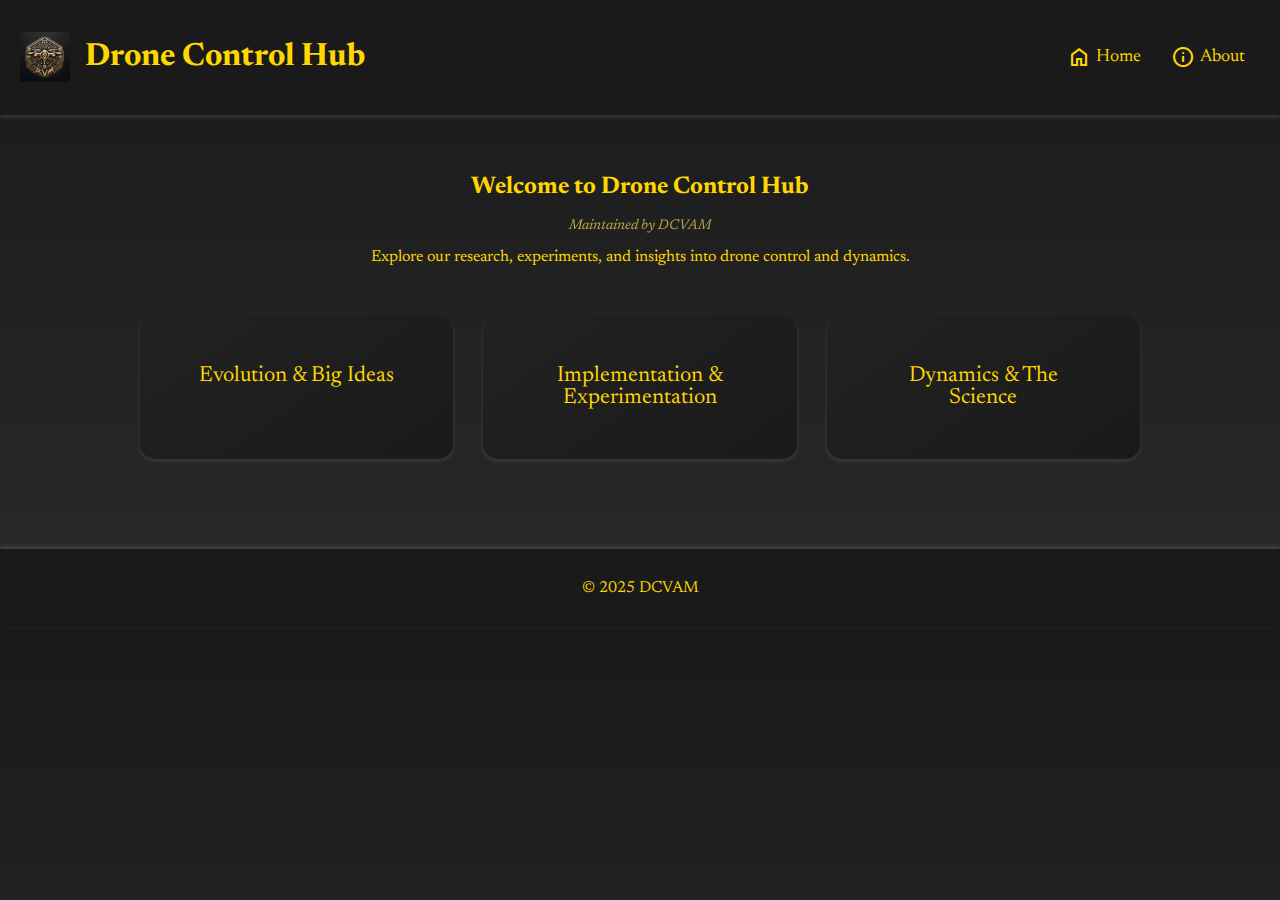
<file: index.html>
<!DOCTYPE html>
<html lang="en">
<head>
    <link href="https://fonts.googleapis.com/css2?family=Material+Symbols+Outlined" rel="stylesheet">
    <meta charset="UTF-8">
    <meta name="viewport" content="width=device-width, initial-scale=1.0">
    <title>Drone Control Hub</title>
    <link href="https://fonts.googleapis.com/css2?family=Newsreader:wght@400;700&display=swap" rel="stylesheet">
    <link rel="stylesheet" href="layouts/assets/css/style.css">
</head>
<body>
    <header>
        <div style="display: flex; align-items: center;">
            <img src="layouts/assets/images/logo.jpg" alt="Logo" style="height: 50px; margin-right: 15px;">
            <h1>Drone Control Hub</h1>
        </div>
        <nav>
            <ul>
                <li style="display: flex; align-items: center;"><a href="index.html"><span class="material-symbols-outlined" style="margin-right: 5px; vertical-align: middle;">home</span> Home</a></li>
                <li style="display: flex; align-items: center;"><a href="about.html"><span class="material-symbols-outlined" style="margin-right: 5px; vertical-align: middle;">info</span> About</a></li>
            </ul>
        </nav>
    </header>
    <main>
        <h2 class="primary-text">Welcome to Drone Control Hub</h2>
        <p class="maintained">Maintained by DCVAM</p>
        <p class="secondary-text">Explore our research, experiments, and insights into drone control and dynamics.</p>
        <div class="grid-container">
            <div class="grid-item" onclick="location.href='evolution/mainPage.html'">Evolution & Big Ideas</div>
            <div class="grid-item" onclick="location.href='implementation/mainPage.html'">Implementation & Experimentation</div>
            <div class="grid-item" onclick="location.href='dynamics/mainPage.html'">Dynamics & The Science</div>
        </div>
    </main>
    <footer>
        <p class="secondary-text">&copy; 2025 DCVAM</p>
    </footer>
</body>
</html>
</file>
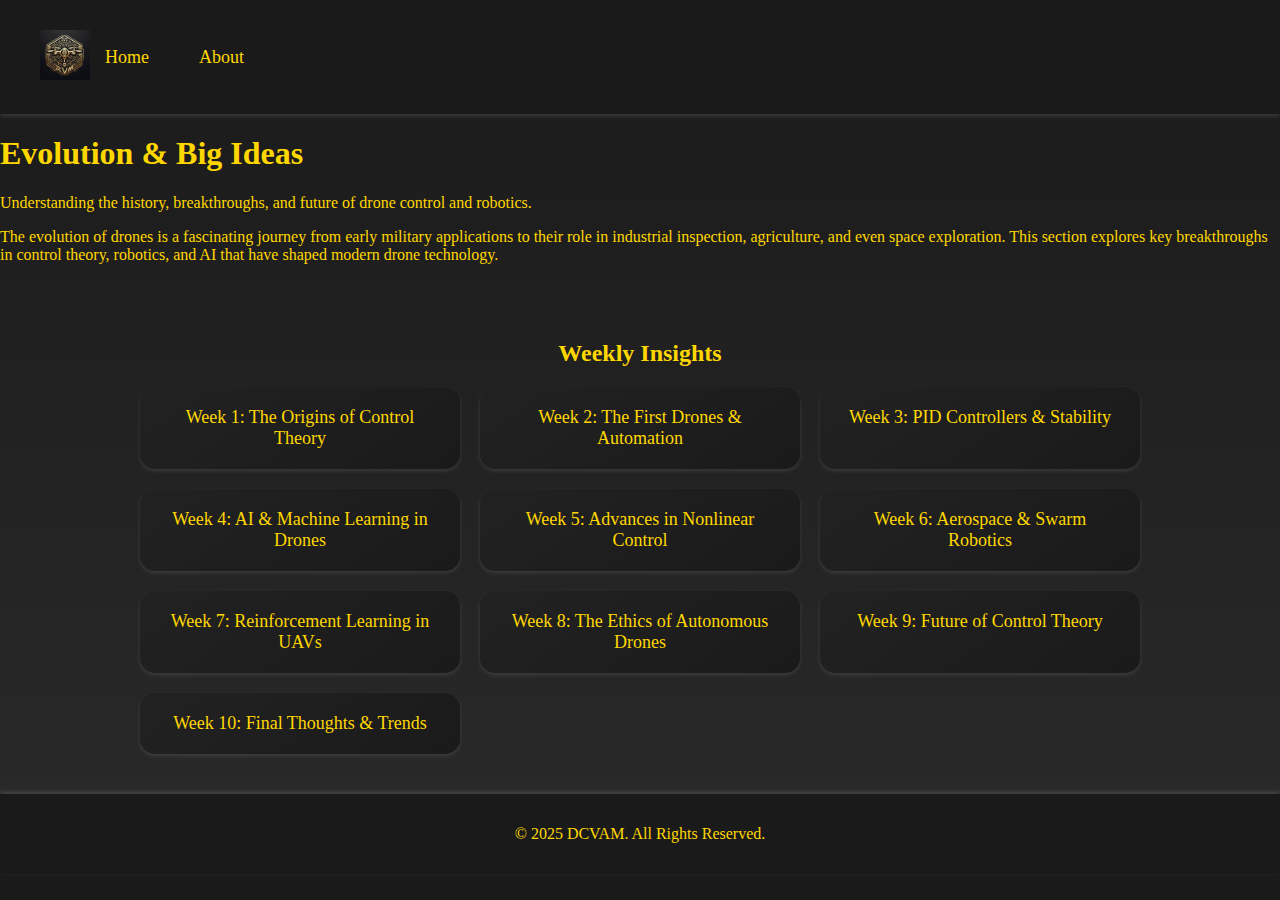
<file: about.html>
<!DOCTYPE html>
<html lang="en">
<head>
    <meta charset="UTF-8">
    <meta name="viewport" content="width=device-width, initial-scale=1.0">
    <title>Evolution & Big Ideas | DCVAM</title>
    <link rel="stylesheet" href="../layouts/assets/css/style.css">
    <style>
        .post-box {
            background: linear-gradient(145deg, #222222, #1a1a1a);
            padding: 20px;
            border-radius: 15px;
            text-align: center;
            font-size: 18px;
            cursor: pointer;
            transition: all 0.3s ease-in-out;
            color: #FFD700;
            box-shadow: 0 2px 4px rgba(200, 200, 200, 0.15);
        }
        .post-box:hover {
            transform: scale(1.05);
            background: #FFD700;
            color: #000000;
            box-shadow: 0 4px 8px rgba(200, 200, 200, 0.25);
        }
        .weekly-grid {
            text-align: center;
            padding: 40px;
        }
        .grid-container {
            display: grid;
            grid-template-columns: repeat(auto-fit, minmax(250px, 1fr));
            gap: 20px;
            max-width: 1000px;
            margin: 0 auto;
        }
    </style>
</head>
<body>

    <!-- Navigation Bar -->
    <header>
        <nav class="navbar" style="display: flex; justify-content: space-between; align-items: center; padding: 10px 20px;">
            <div class="logo">
                <a href="../index.html"><img src="../layouts/assets/images/logo.jpg" alt="DCVAM Logo" style="height: 50px;"></a>
            </div>
            <ul class="nav-links" style="list-style: none; display: flex; gap: 20px; margin: 0; margin-left: auto;">
                <li><a href="../index.html">Home</a></li>
                <li><a href="about.html">About</a></li>
            </ul>
        </nav>
    </header>

    <!-- Hero Section -->
    <section class="hero">
        <h1>Evolution & Big Ideas</h1>
        <p>Understanding the history, breakthroughs, and future of drone control and robotics.</p>
    </section>

    <!-- Overview Section -->
    <section class="overview">
        <p>
            The evolution of drones is a fascinating journey from early military applications to 
            their role in industrial inspection, agriculture, and even space exploration. This section 
            explores key breakthroughs in control theory, robotics, and AI that have shaped modern drone technology.
        </p>
    </section>

    <!-- Weekly Posts Grid -->
    <section class="weekly-grid">
        <h2>Weekly Insights</h2>
        <div class="grid-container">
            <div class="post-box" onclick="location.href='posts/week1.html';">Week 1: The Origins of Control Theory</div>
            <div class="post-box" onclick="location.href='posts/week2.html';">Week 2: The First Drones & Automation</div>
            <div class="post-box" onclick="location.href='posts/week3.html';">Week 3: PID Controllers & Stability</div>
            <div class="post-box" onclick="location.href='posts/week4.html';">Week 4: AI & Machine Learning in Drones</div>
            <div class="post-box" onclick="location.href='posts/week5.html';">Week 5: Advances in Nonlinear Control</div>
            <div class="post-box" onclick="location.href='posts/week6.html';">Week 6: Aerospace & Swarm Robotics</div>
            <div class="post-box" onclick="location.href='posts/week7.html';">Week 7: Reinforcement Learning in UAVs</div>
            <div class="post-box" onclick="location.href='posts/week8.html';">Week 8: The Ethics of Autonomous Drones</div>
            <div class="post-box" onclick="location.href='posts/week9.html';">Week 9: Future of Control Theory</div>
            <div class="post-box" onclick="location.href='posts/week10.html';">Week 10: Final Thoughts & Trends</div>
        </div>
    </section>

    <!-- Footer -->
    <footer>
        <p>© 2025 DCVAM. All Rights Reserved.</p>
    </footer>

</body>
</html>
</file>
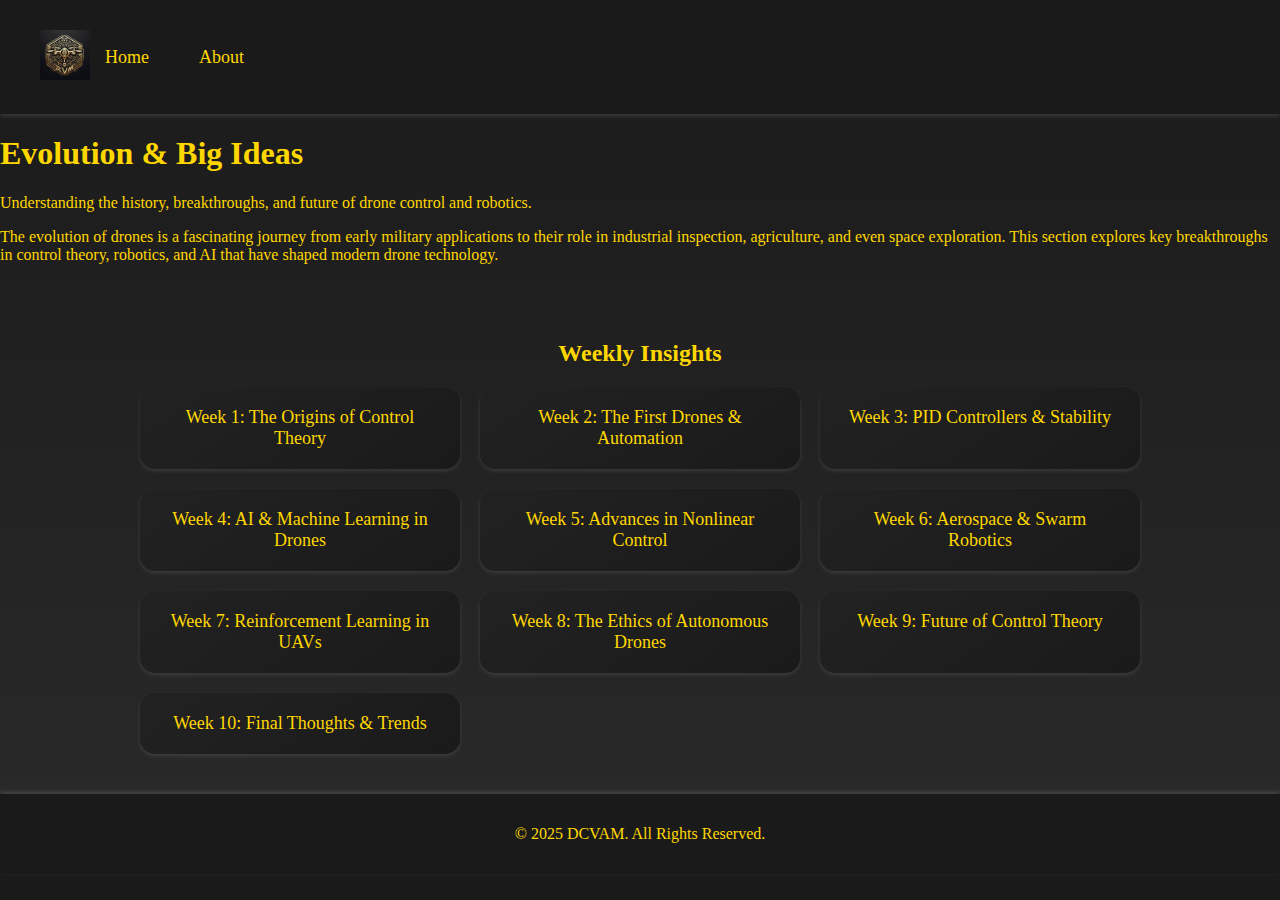
<file: dynamics/mainPage.html>
<!DOCTYPE html>
<html lang="en">
<head>
    <meta charset="UTF-8">
    <meta name="viewport" content="width=device-width, initial-scale=1.0">
    <title>Evolution & Big Ideas | DCVAM</title>
    <link rel="stylesheet" href="../layouts/assets/css/style.css">
    <style>
        .post-box {
            background: linear-gradient(145deg, #222222, #1a1a1a);
            padding: 20px;
            border-radius: 15px;
            text-align: center;
            font-size: 18px;
            cursor: pointer;
            transition: all 0.3s ease-in-out;
            color: #FFD700;
            box-shadow: 0 2px 4px rgba(200, 200, 200, 0.15);
        }
        .post-box:hover {
            transform: scale(1.05);
            background: #FFD700;
            color: #000000;
            box-shadow: 0 4px 8px rgba(200, 200, 200, 0.25);
        }
        .weekly-grid {
            text-align: center;
            padding: 40px;
        }
        .grid-container {
            display: grid;
            grid-template-columns: repeat(auto-fit, minmax(250px, 1fr));
            gap: 20px;
            max-width: 1000px;
            margin: 0 auto;
        }
    </style>
</head>
<body>

    <!-- Navigation Bar -->
    <header>
        <nav class="navbar" style="display: flex; align-items: center; padding: 10px 20px; justify-content: space-between;">
            <div class="logo">
                <a href="../index.html"><img src="../layouts/assets/images/logo.jpg" alt="DCVAM Logo" style="height: 50px;"></a>
            </div>
            <ul class="nav-links" style="list-style: none; display: flex; gap: 20px; margin: 0; margin-left: auto; align-items: center;">
                <li><a href="../index.html">Home</a></li>
                <li><a href="about.html">About</a></li>
            </ul>
        </nav>
    </header>

    <!-- Hero Section -->
    <section class="hero">
        <h1>Evolution & Big Ideas</h1>
        <p>Understanding the history, breakthroughs, and future of drone control and robotics.</p>
    </section>

    <!-- Overview Section -->
    <section class="overview">
        <p>
            The evolution of drones is a fascinating journey from early military applications to 
            their role in industrial inspection, agriculture, and even space exploration. This section 
            explores key breakthroughs in control theory, robotics, and AI that have shaped modern drone technology.
        </p>
    </section>

    <!-- Weekly Posts Grid -->
    <section class="weekly-grid">
        <h2>Weekly Insights</h2>
        <div class="grid-container">
            <div class="post-box" onclick="location.href='posts/week1.html';">Week 1: The Origins of Control Theory</div>
            <div class="post-box" onclick="location.href='posts/week2.html';">Week 2: The First Drones & Automation</div>
            <div class="post-box" onclick="location.href='posts/week3.html';">Week 3: PID Controllers & Stability</div>
            <div class="post-box" onclick="location.href='posts/week4.html';">Week 4: AI & Machine Learning in Drones</div>
            <div class="post-box" onclick="location.href='posts/week5.html';">Week 5: Advances in Nonlinear Control</div>
            <div class="post-box" onclick="location.href='posts/week6.html';">Week 6: Aerospace & Swarm Robotics</div>
            <div class="post-box" onclick="location.href='posts/week7.html';">Week 7: Reinforcement Learning in UAVs</div>
            <div class="post-box" onclick="location.href='posts/week8.html';">Week 8: The Ethics of Autonomous Drones</div>
            <div class="post-box" onclick="location.href='posts/week9.html';">Week 9: Future of Control Theory</div>
            <div class="post-box" onclick="location.href='posts/week10.html';">Week 10: Final Thoughts & Trends</div>
        </div>
    </section>

    <!-- Footer -->
    <footer>
        <p>© 2025 DCVAM. All Rights Reserved.</p>
    </footer>

</body>
</html>
</file>
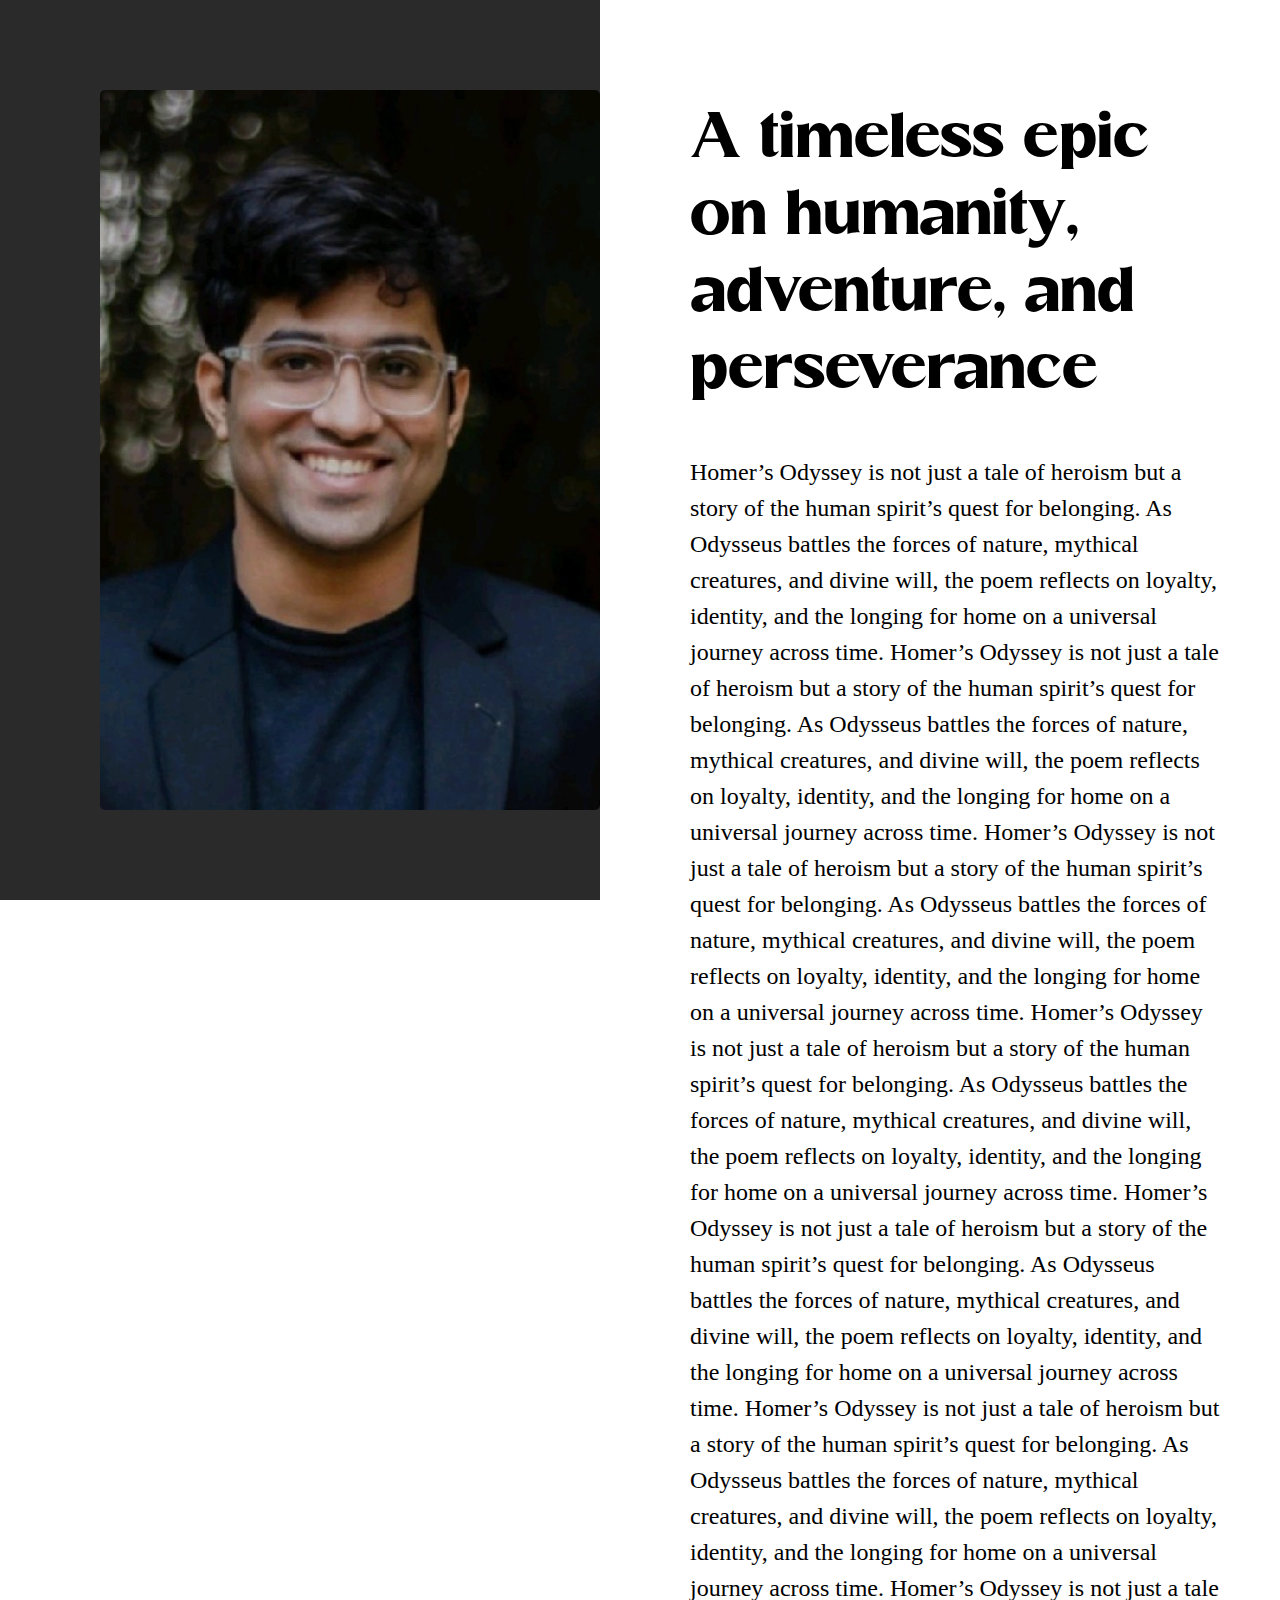
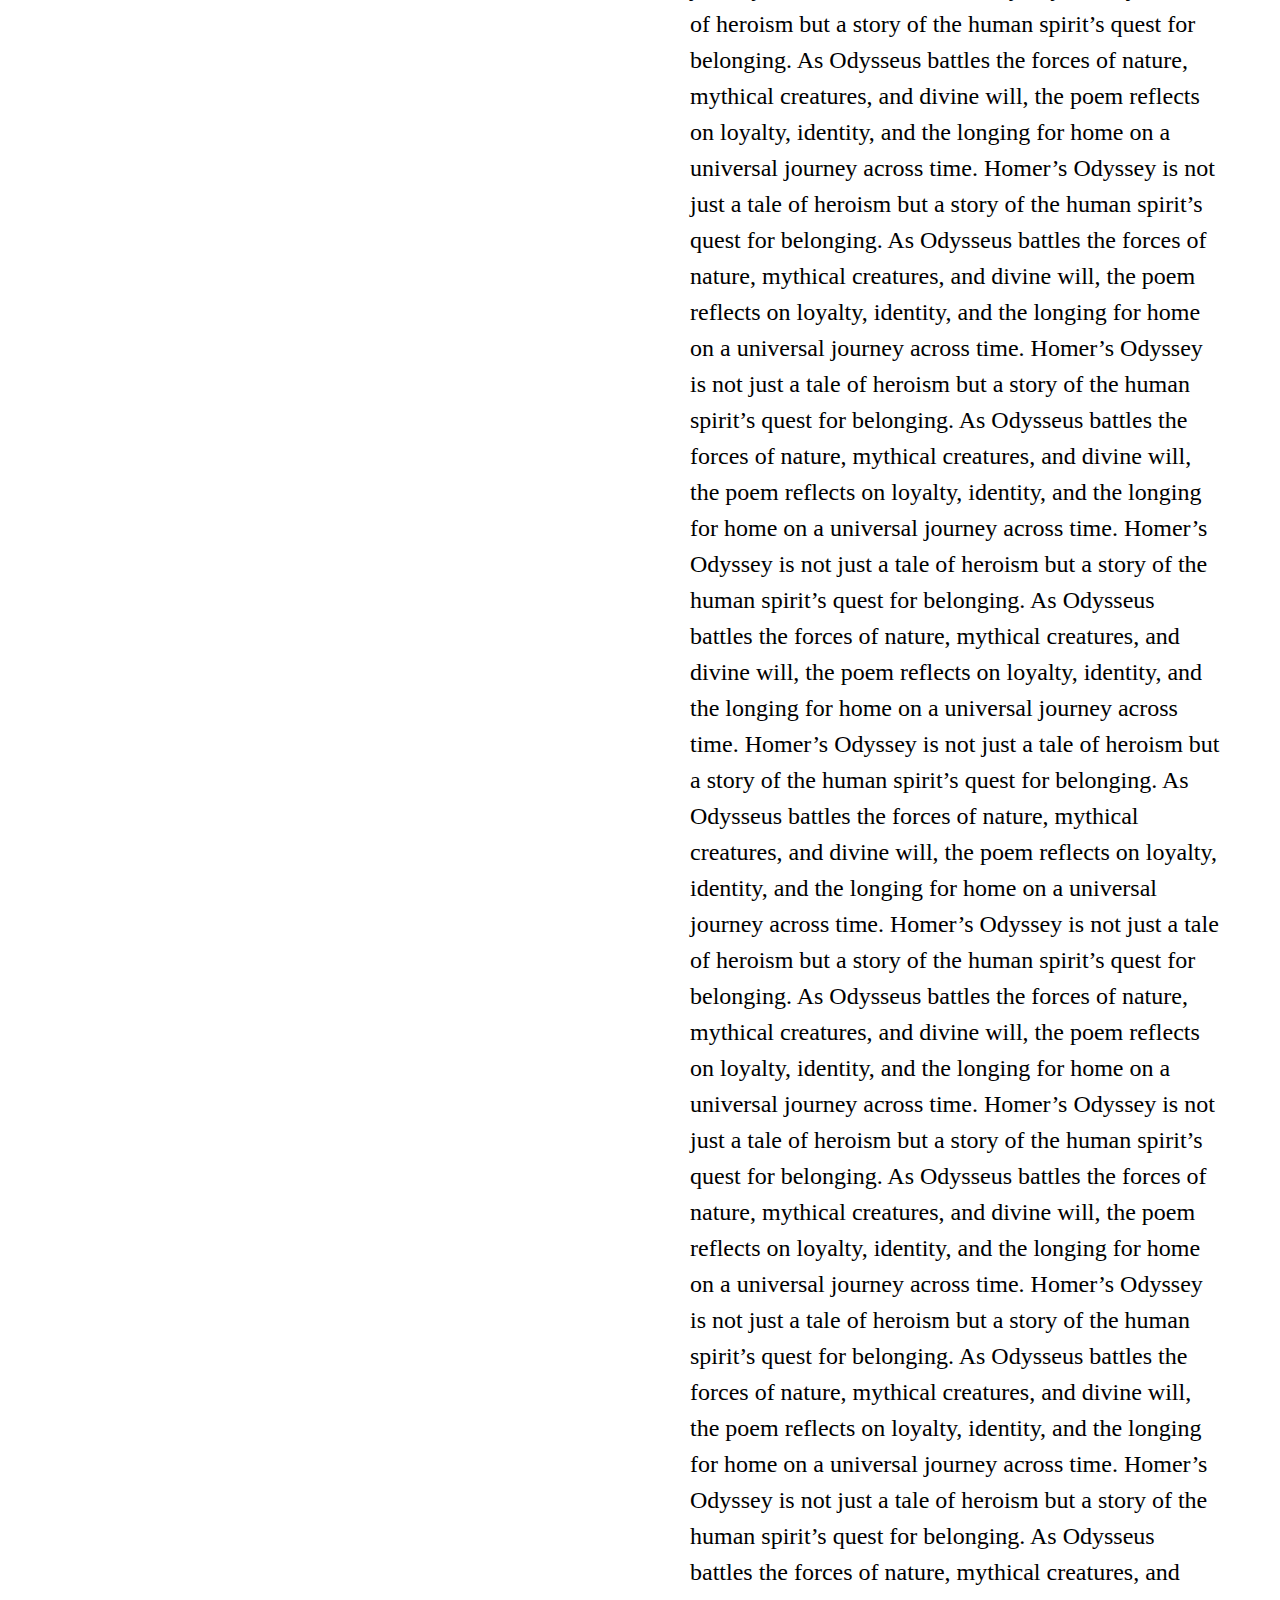
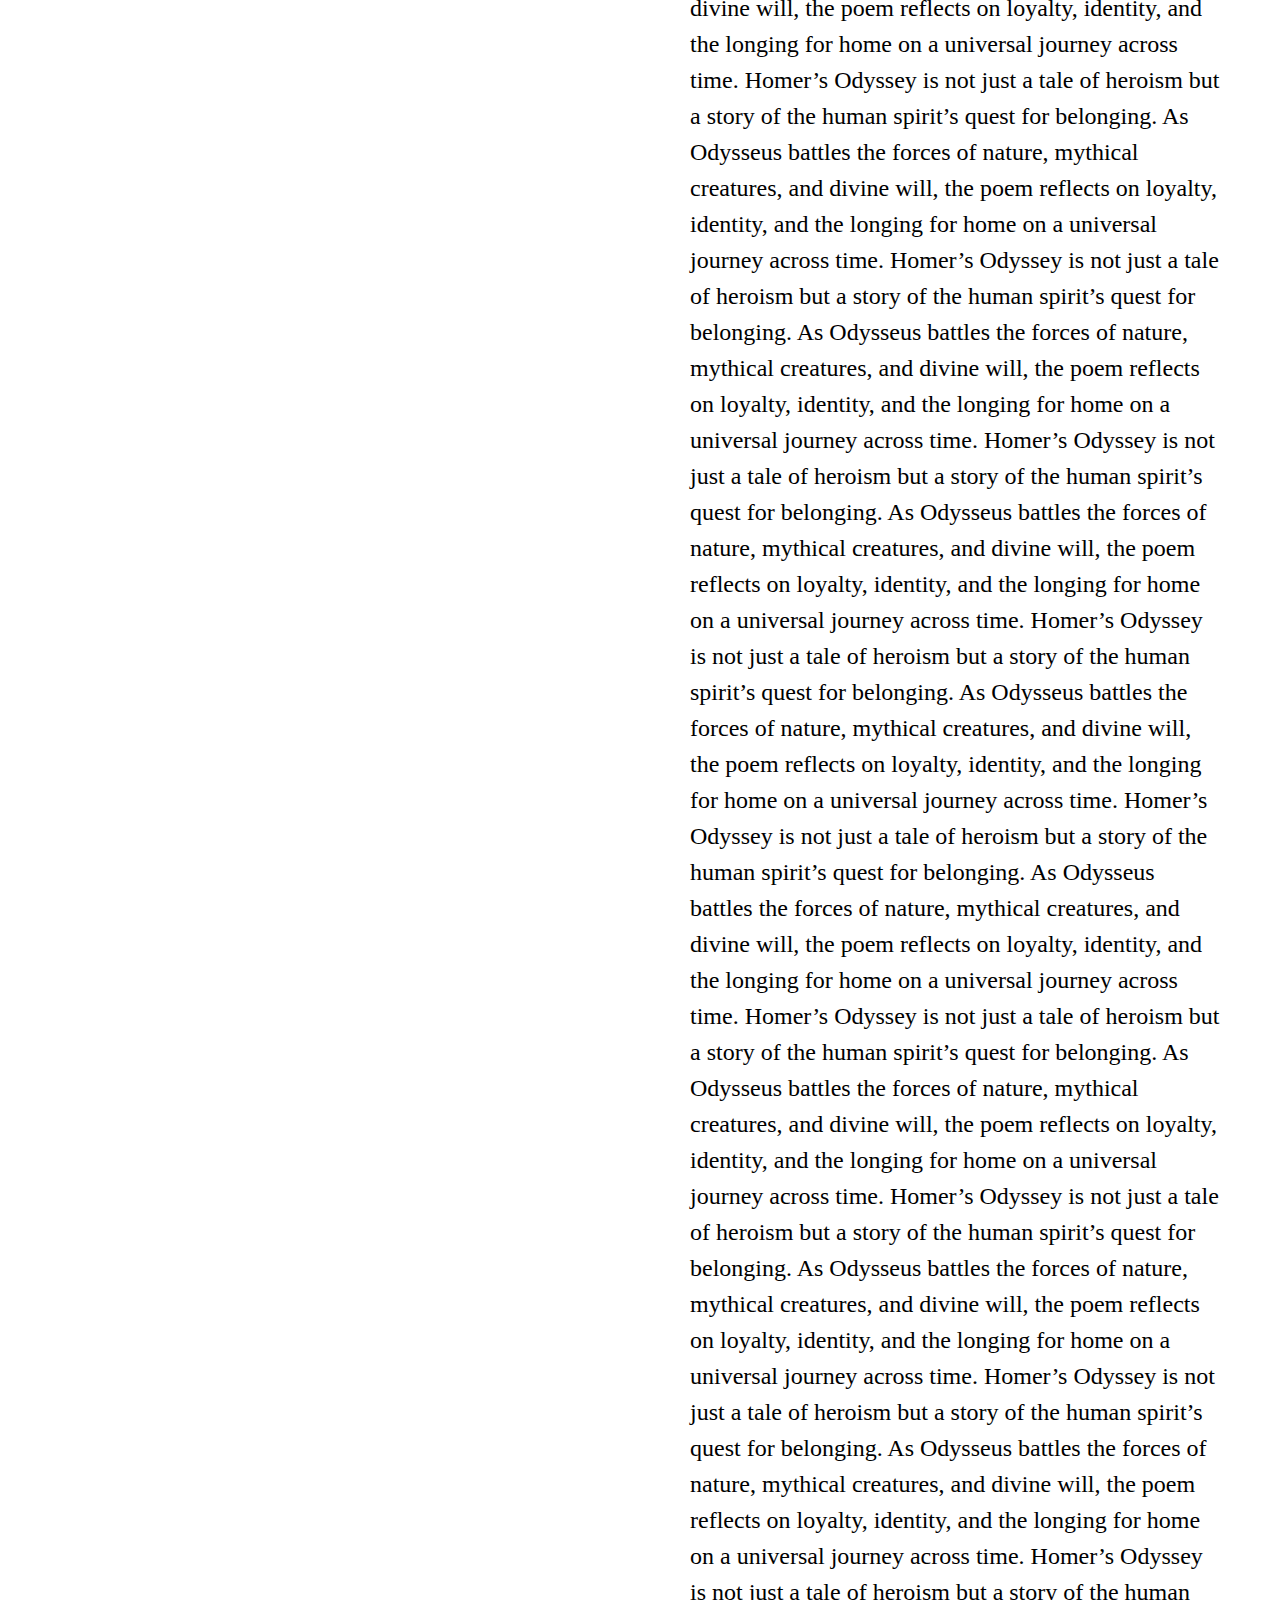
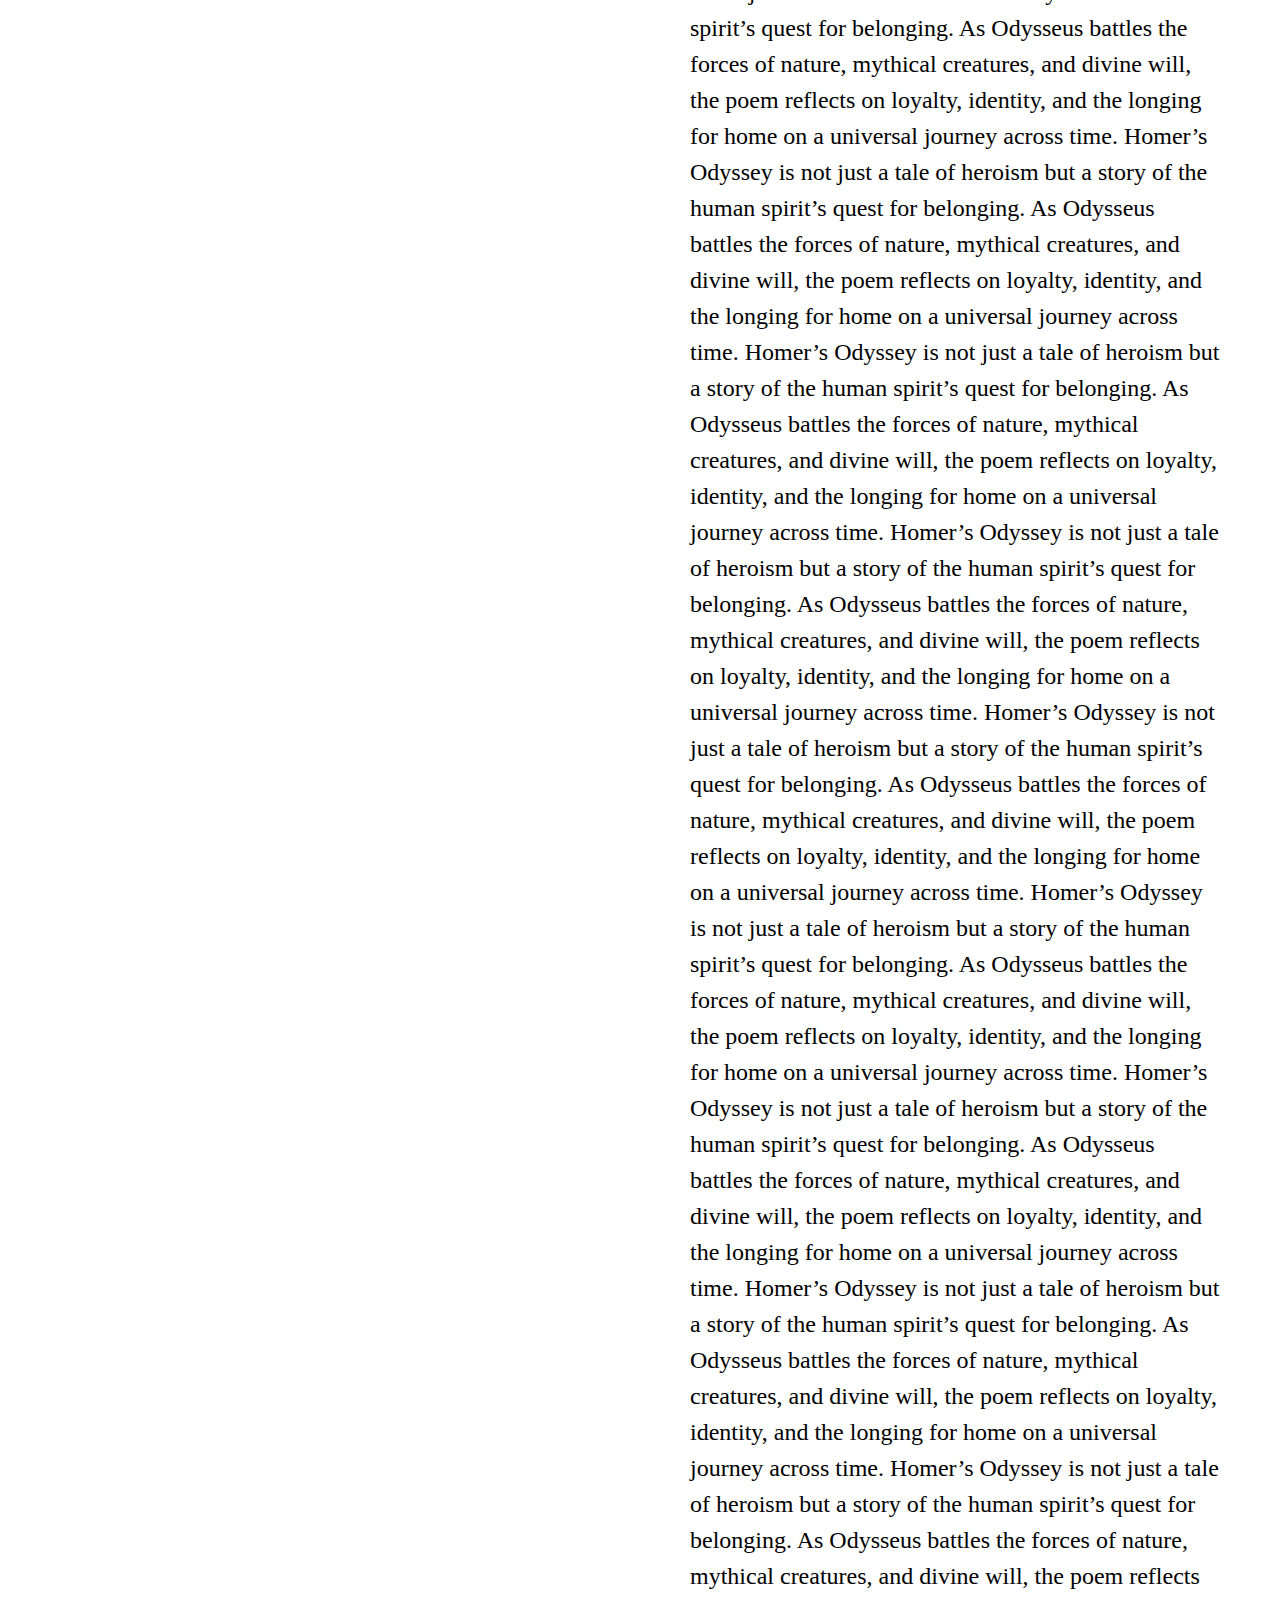
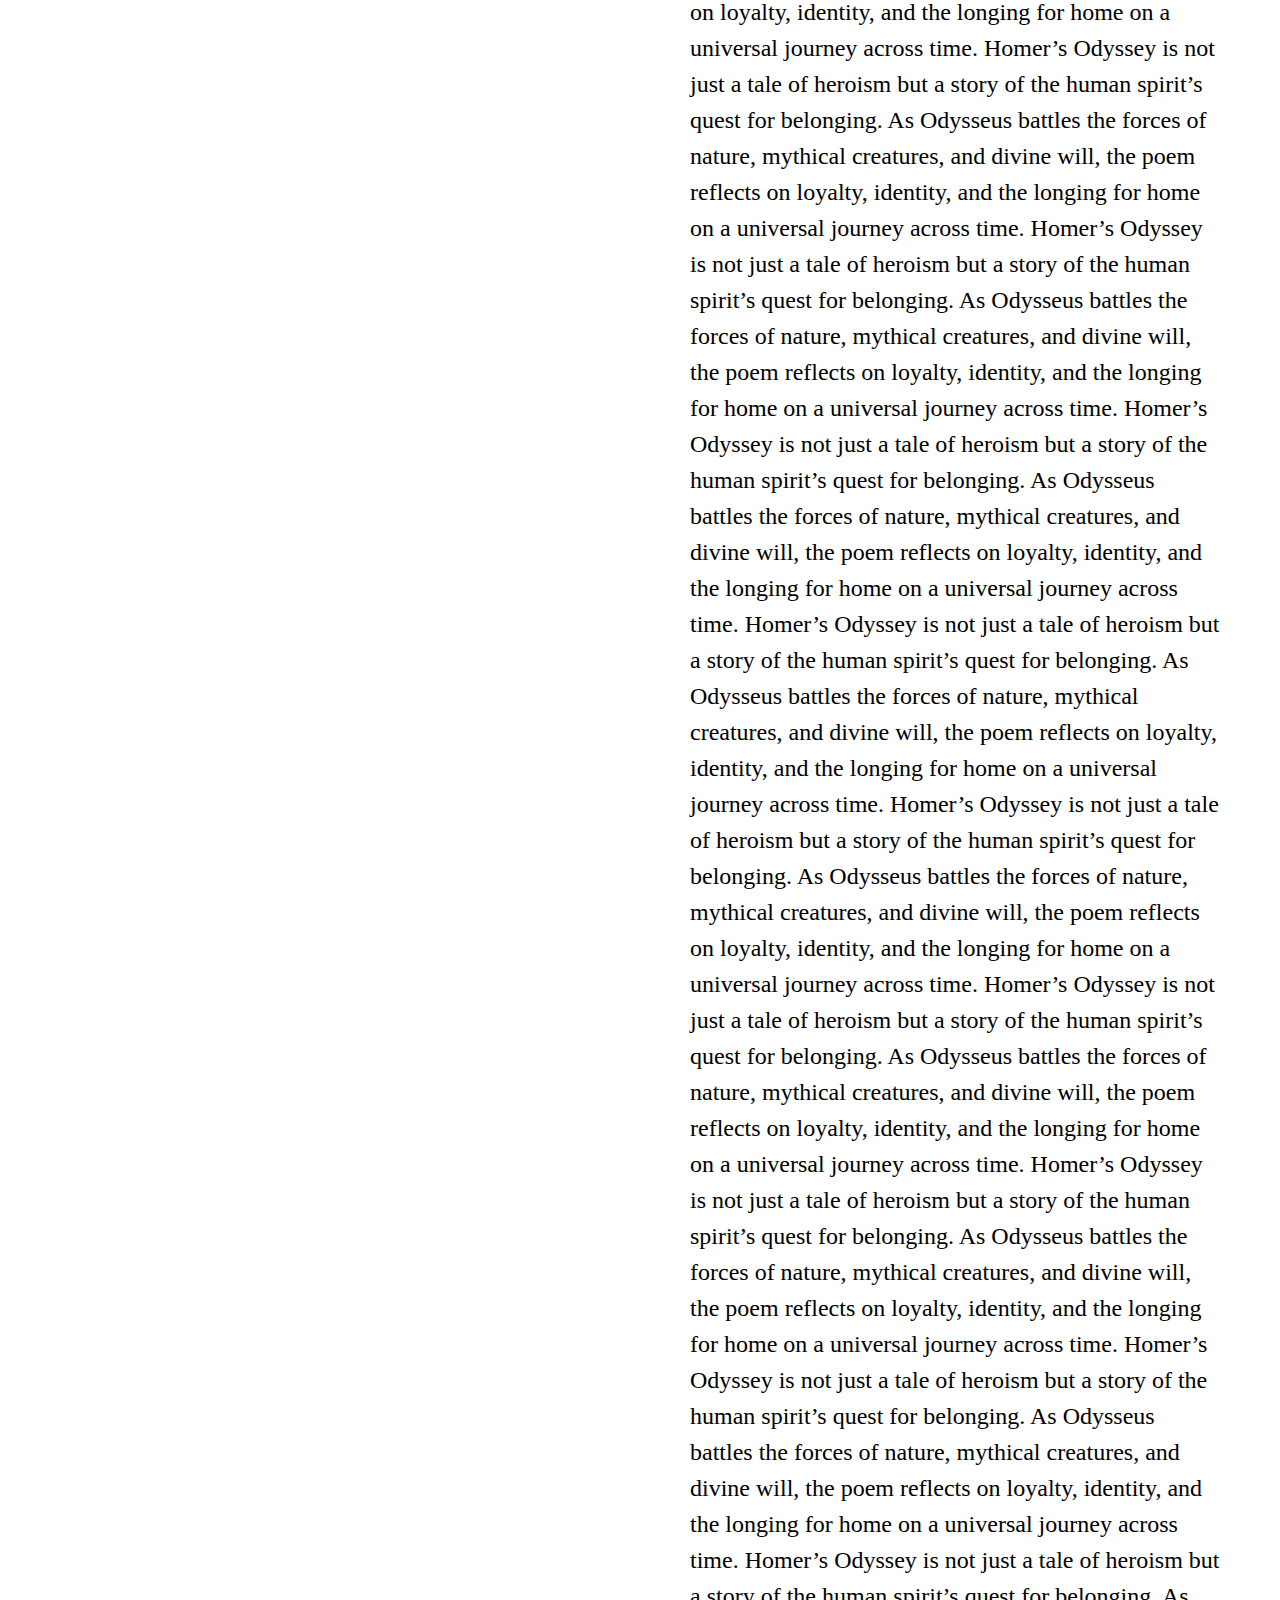
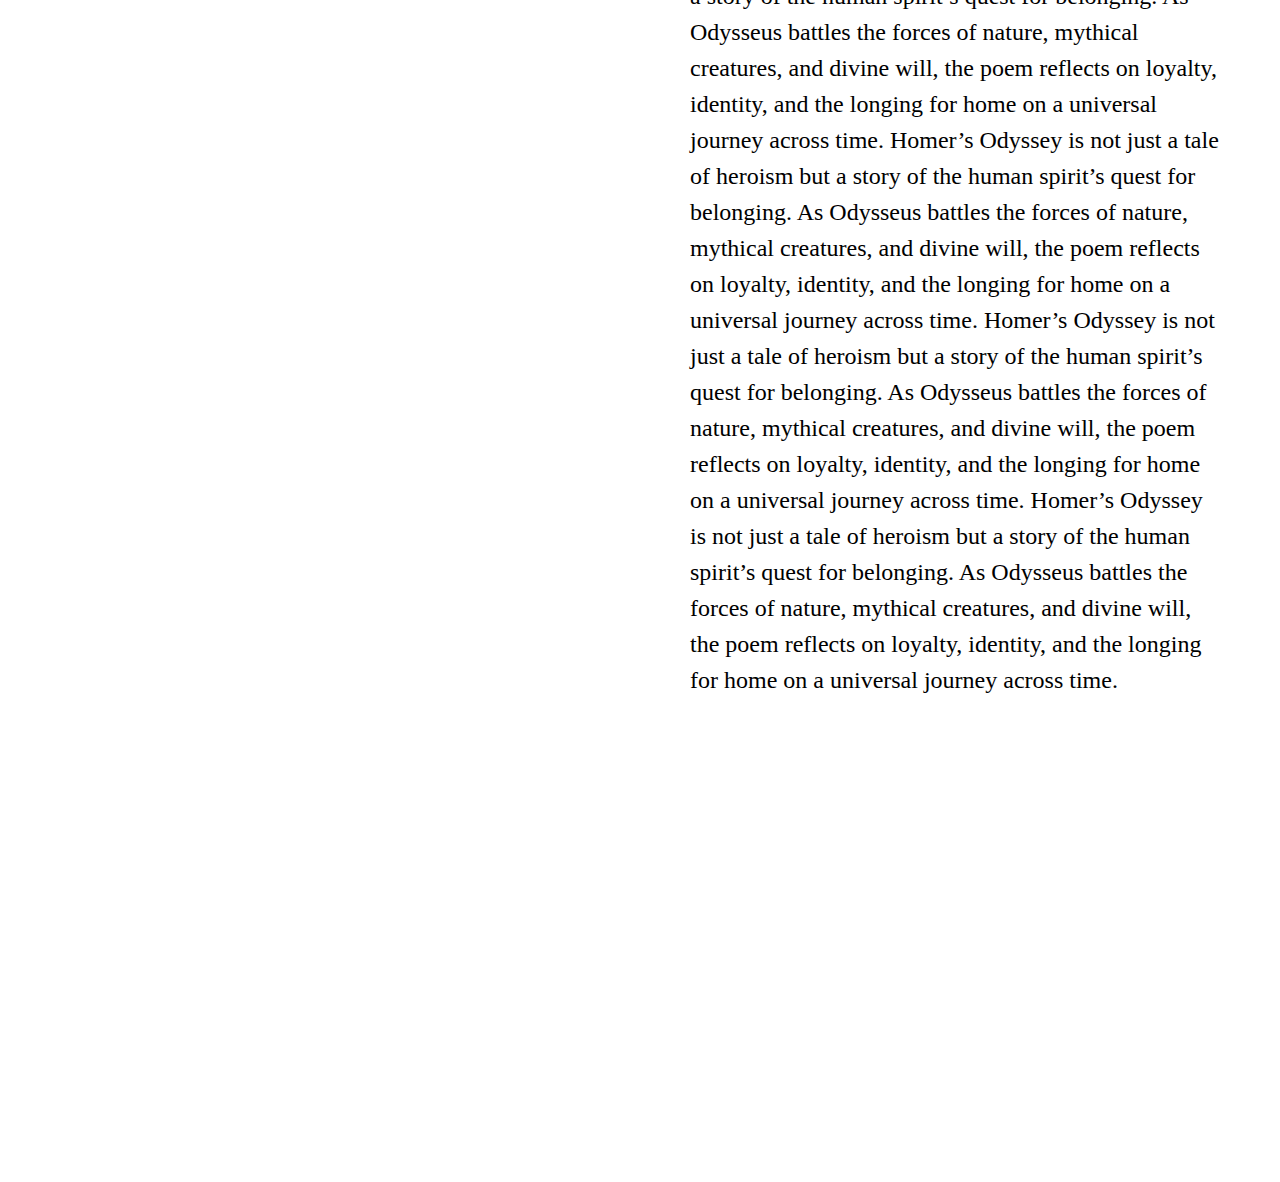
<file: evolution/posts/week1.html>
<!-- <!DOCTYPE html>
<html lang="en">
<head>
    <meta charset="UTF-8">
    <meta name="viewport" content="width=device-width, initial-scale=1.0">
    <title>Week 1: The Origins of Control Theory | DCVAM</title>
    <link rel="stylesheet" href="../../layouts/assets/css/blogPost.css">
    <script type="text/javascript" async src="https://polyfill.io/v3/polyfill.min.js?features=es6"></script>
    <script type="text/javascript" async id="MathJax-script" src="https://cdn.jsdelivr.net/npm/mathjax@3/es5/tex-mml-chtml.js"></script>
    <style>
        body {
            background: linear-gradient(180deg, #1a1a1a, #2a2a2a);
            color: #FFD700;
            font-family: 'Newsreader', serif;
            margin: 0;
            padding: 0;
        }
        .blog-container {
            max-width: 800px;
            margin: 50px auto;
            padding: 20px;
            background: #222222;
            border-radius: 10px;
            box-shadow: 0 2px 5px rgba(200, 200, 200, 0.2);
        }
        h1, h2 {
            color: #FFD700;
            text-align: center;
        }
        p {
            line-height: 1.6;
            color: #e0e0e0;
        }
        img {
            display: block;
            max-width: 100%;
            margin: 20px auto;
            border-radius: 10px;
        }
        footer {
            text-align: center;
            padding: 15px;
            background: #1a1a1a;
            box-shadow: 0 -2px 5px rgba(200, 200, 200, 0.2);
        }
    </style>
</head>
<body>

    Navigation Bar
    <header>
        <nav class="navbar" style="display: flex; align-items: center; padding: 10px 20px; justify-content: space-between;">
            <div class="logo">
                <a href="../../index.html"><img src="../../layouts/assets/images/logo.jpg" alt="DCVAM Logo" style="height: 50px;"></a>
            </div>
            <ul class="nav-links" style="list-style: none; display: flex; gap: 20px; margin: 0; margin-left: auto; align-items: center;">
                <li><a href="../../index.html">Home</a></li>
                <li><a href="../../about.html">About</a></li>
            </ul>
        </nav>
    </header>

    <main class="blog-container">
        <h1>Week 1: The Origins of Control Theory</h1>
        <p>Control theory has been a crucial part of engineering and automation since the early days of machinery. From ancient water clocks to modern drone stabilization systems, control systems help maintain stability and precision.</p>

        <h2>Early Examples of Control Systems</h2>
        <p>One of the earliest examples of feedback control was the **centrifugal governor**, developed by James Watt in the 18th century. This device automatically regulated steam engines by adjusting fuel input.</p>
        <img src="../../layouts/assets/images/governor.jpg" alt="Centrifugal Governor">

        <h2>Mathematical Foundations</h2>
        <p>Control systems are often modeled using differential equations. The basic feedback loop can be represented as:</p>
        <p>$$ G(s) = \frac{K}{s + a} $$</p>
        <p>where \( G(s) \) is the transfer function, \( K \) is the system gain, and \( a \) is the damping factor.</p>

        <h2>Impact on Drone Control</h2>
        <p>Modern drones rely on **PID controllers** (Proportional-Integral-Derivative controllers) to stabilize their flight and respond to external disturbances effectively.</p>

        <h2>Further Reading</h2>
        <p>To dive deeper into control theory, check out this <a href="https://en.wikipedia.org/wiki/Control_theory" target="_blank">Wikipedia article</a>.</p>
    </main>

    <footer>
        <p>&copy; 2025 DCVAM. All Rights Reserved.</p>
    </footer>

</body>
</html> -->


<!DOCTYPE html>
<html lang="en">
<head>
    <meta charset="UTF-8">
    <meta name="viewport" content="width=device-width, initial-scale=1.0">
    <title>Book Promo</title>
    <style>
        @font-face {
            font-family: myFirstFont;
            src: url("../../layouts/assets/fonts/MigaeSemibold-3zd2M.otf");
        }
        body {
            /* font-family: Arial, sans-serif; */
            margin: 0;
            padding: 0;
            background-color: white;
        }
        .container {
            display: flex;
            /* max-width: 1200px; */
            /* margin: 50px; */
            margin-left: 300px;
            background: white;
            padding: 40px;
            border-radius: 10px;
            color:white;
        }
        .book-cover {
            background-color: #2a2a2a;
            flex: 1;
            display: flex;
            justify-content: center;
            align-items: center;
            position: fixed;
            height: 100vh;
            top: 0;
            /* left: 50px; */
            /* background: url("../../layouts/assets/images/abdullah.jpeg");
            background-repeat: no-repeat;
            background-size: 100% 100%; */
        }
        .book-cover img {
            /* width: 100%; */
            max-width: 500px;
            height: 80%;
            border-radius: 5px;
            object-fit: cover;
            margin-left: 100px;
            /* background: url("../../layouts/assets/images/abdullah.jpeg");
            background-repeat: no-repeat;
            background-size: 100% 100%; */
        }
        .content {
            flex: 2;
            padding: 20px;
            margin-left: 350px; /* Adjust to prevent overlap with fixed element */
            margin-bottom: 400px;
            padding-left: 0;
        }
        .content h1 {
            /* font-family:'Migae'; */
            font-family: 'myFirstFont';
            font-size: 4rem;
            color: black;
        }
        .content p {
            font-size: 1.5rem;
            color: black;
            line-height: 1.5;
        }
        .buttons {
            margin-top: 20px;
        }
        .btn {
            display: inline-block;
            padding: 10px 20px;
            margin-right: 10px;
            border: none;
            border-radius: 5px;
            text-decoration: none;
            font-size: 1rem;
            cursor: pointer;
        }
        .buy-btn {
            background: #c49a6c;
            color: white;
        }
        .download-btn {
            border: 2px solid #222;
            color: #222;
            background: white;
        }
    </style>
</head>
<body>
    <div class="book-cover">
        <img src="../../layouts/assets/images/abdullah.jpeg" alt="Book Cover">
    </div>
    <div class="container">
        <div class="content">
            <h1>A timeless epic on humanity, adventure, and perseverance</h1>
            <p>Homer’s Odyssey is not just a tale of heroism but a story of the human spirit’s quest for belonging. As Odysseus battles the forces of nature, mythical creatures, and divine will, the poem reflects on loyalty, identity, and the longing for home on a universal journey across time.
                Homer’s Odyssey is not just a tale of heroism but a story of the human spirit’s quest for belonging. As Odysseus battles the forces of nature, mythical creatures, and divine will, the poem reflects on loyalty, identity, and the longing for home on a universal journey across time.

                Homer’s Odyssey is not just a tale of heroism but a story of the human spirit’s quest for belonging. As Odysseus battles the forces of nature, mythical creatures, and divine will, the poem reflects on loyalty, identity, and the longing for home on a universal journey across time.

                Homer’s Odyssey is not just a tale of heroism but a story of the human spirit’s quest for belonging. As Odysseus battles the forces of nature, mythical creatures, and divine will, the poem reflects on loyalty, identity, and the longing for home on a universal journey across time.

                Homer’s Odyssey is not just a tale of heroism but a story of the human spirit’s quest for belonging. As Odysseus battles the forces of nature, mythical creatures, and divine will, the poem reflects on loyalty, identity, and the longing for home on a universal journey across time.

                Homer’s Odyssey is not just a tale of heroism but a story of the human spirit’s quest for belonging. As Odysseus battles the forces of nature, mythical creatures, and divine will, the poem reflects on loyalty, identity, and the longing for home on a universal journey across time.

                Homer’s Odyssey is not just a tale of heroism but a story of the human spirit’s quest for belonging. As Odysseus battles the forces of nature, mythical creatures, and divine will, the poem reflects on loyalty, identity, and the longing for home on a universal journey across time.

                Homer’s Odyssey is not just a tale of heroism but a story of the human spirit’s quest for belonging. As Odysseus battles the forces of nature, mythical creatures, and divine will, the poem reflects on loyalty, identity, and the longing for home on a universal journey across time.

                Homer’s Odyssey is not just a tale of heroism but a story of the human spirit’s quest for belonging. As Odysseus battles the forces of nature, mythical creatures, and divine will, the poem reflects on loyalty, identity, and the longing for home on a universal journey across time.

                Homer’s Odyssey is not just a tale of heroism but a story of the human spirit’s quest for belonging. As Odysseus battles the forces of nature, mythical creatures, and divine will, the poem reflects on loyalty, identity, and the longing for home on a universal journey across time.

                Homer’s Odyssey is not just a tale of heroism but a story of the human spirit’s quest for belonging. As Odysseus battles the forces of nature, mythical creatures, and divine will, the poem reflects on loyalty, identity, and the longing for home on a universal journey across time.

                Homer’s Odyssey is not just a tale of heroism but a story of the human spirit’s quest for belonging. As Odysseus battles the forces of nature, mythical creatures, and divine will, the poem reflects on loyalty, identity, and the longing for home on a universal journey across time.

                Homer’s Odyssey is not just a tale of heroism but a story of the human spirit’s quest for belonging. As Odysseus battles the forces of nature, mythical creatures, and divine will, the poem reflects on loyalty, identity, and the longing for home on a universal journey across time.

                Homer’s Odyssey is not just a tale of heroism but a story of the human spirit’s quest for belonging. As Odysseus battles the forces of nature, mythical creatures, and divine will, the poem reflects on loyalty, identity, and the longing for home on a universal journey across time.

                Homer’s Odyssey is not just a tale of heroism but a story of the human spirit’s quest for belonging. As Odysseus battles the forces of nature, mythical creatures, and divine will, the poem reflects on loyalty, identity, and the longing for home on a universal journey across time.

                Homer’s Odyssey is not just a tale of heroism but a story of the human spirit’s quest for belonging. As Odysseus battles the forces of nature, mythical creatures, and divine will, the poem reflects on loyalty, identity, and the longing for home on a universal journey across time.

                Homer’s Odyssey is not just a tale of heroism but a story of the human spirit’s quest for belonging. As Odysseus battles the forces of nature, mythical creatures, and divine will, the poem reflects on loyalty, identity, and the longing for home on a universal journey across time.

                Homer’s Odyssey is not just a tale of heroism but a story of the human spirit’s quest for belonging. As Odysseus battles the forces of nature, mythical creatures, and divine will, the poem reflects on loyalty, identity, and the longing for home on a universal journey across time.

                Homer’s Odyssey is not just a tale of heroism but a story of the human spirit’s quest for belonging. As Odysseus battles the forces of nature, mythical creatures, and divine will, the poem reflects on loyalty, identity, and the longing for home on a universal journey across time.

                Homer’s Odyssey is not just a tale of heroism but a story of the human spirit’s quest for belonging. As Odysseus battles the forces of nature, mythical creatures, and divine will, the poem reflects on loyalty, identity, and the longing for home on a universal journey across time.

                Homer’s Odyssey is not just a tale of heroism but a story of the human spirit’s quest for belonging. As Odysseus battles the forces of nature, mythical creatures, and divine will, the poem reflects on loyalty, identity, and the longing for home on a universal journey across time.

                Homer’s Odyssey is not just a tale of heroism but a story of the human spirit’s quest for belonging. As Odysseus battles the forces of nature, mythical creatures, and divine will, the poem reflects on loyalty, identity, and the longing for home on a universal journey across time.

                Homer’s Odyssey is not just a tale of heroism but a story of the human spirit’s quest for belonging. As Odysseus battles the forces of nature, mythical creatures, and divine will, the poem reflects on loyalty, identity, and the longing for home on a universal journey across time.

                Homer’s Odyssey is not just a tale of heroism but a story of the human spirit’s quest for belonging. As Odysseus battles the forces of nature, mythical creatures, and divine will, the poem reflects on loyalty, identity, and the longing for home on a universal journey across time.

                Homer’s Odyssey is not just a tale of heroism but a story of the human spirit’s quest for belonging. As Odysseus battles the forces of nature, mythical creatures, and divine will, the poem reflects on loyalty, identity, and the longing for home on a universal journey across time.

                Homer’s Odyssey is not just a tale of heroism but a story of the human spirit’s quest for belonging. As Odysseus battles the forces of nature, mythical creatures, and divine will, the poem reflects on loyalty, identity, and the longing for home on a universal journey across time.

                Homer’s Odyssey is not just a tale of heroism but a story of the human spirit’s quest for belonging. As Odysseus battles the forces of nature, mythical creatures, and divine will, the poem reflects on loyalty, identity, and the longing for home on a universal journey across time.

                Homer’s Odyssey is not just a tale of heroism but a story of the human spirit’s quest for belonging. As Odysseus battles the forces of nature, mythical creatures, and divine will, the poem reflects on loyalty, identity, and the longing for home on a universal journey across time.

                Homer’s Odyssey is not just a tale of heroism but a story of the human spirit’s quest for belonging. As Odysseus battles the forces of nature, mythical creatures, and divine will, the poem reflects on loyalty, identity, and the longing for home on a universal journey across time.

                Homer’s Odyssey is not just a tale of heroism but a story of the human spirit’s quest for belonging. As Odysseus battles the forces of nature, mythical creatures, and divine will, the poem reflects on loyalty, identity, and the longing for home on a universal journey across time.

                Homer’s Odyssey is not just a tale of heroism but a story of the human spirit’s quest for belonging. As Odysseus battles the forces of nature, mythical creatures, and divine will, the poem reflects on loyalty, identity, and the longing for home on a universal journey across time.

                Homer’s Odyssey is not just a tale of heroism but a story of the human spirit’s quest for belonging. As Odysseus battles the forces of nature, mythical creatures, and divine will, the poem reflects on loyalty, identity, and the longing for home on a universal journey across time.

                Homer’s Odyssey is not just a tale of heroism but a story of the human spirit’s quest for belonging. As Odysseus battles the forces of nature, mythical creatures, and divine will, the poem reflects on loyalty, identity, and the longing for home on a universal journey across time.

                Homer’s Odyssey is not just a tale of heroism but a story of the human spirit’s quest for belonging. As Odysseus battles the forces of nature, mythical creatures, and divine will, the poem reflects on loyalty, identity, and the longing for home on a universal journey across time.

                Homer’s Odyssey is not just a tale of heroism but a story of the human spirit’s quest for belonging. As Odysseus battles the forces of nature, mythical creatures, and divine will, the poem reflects on loyalty, identity, and the longing for home on a universal journey across time.

                Homer’s Odyssey is not just a tale of heroism but a story of the human spirit’s quest for belonging. As Odysseus battles the forces of nature, mythical creatures, and divine will, the poem reflects on loyalty, identity, and the longing for home on a universal journey across time.

                Homer’s Odyssey is not just a tale of heroism but a story of the human spirit’s quest for belonging. As Odysseus battles the forces of nature, mythical creatures, and divine will, the poem reflects on loyalty, identity, and the longing for home on a universal journey across time.

                Homer’s Odyssey is not just a tale of heroism but a story of the human spirit’s quest for belonging. As Odysseus battles the forces of nature, mythical creatures, and divine will, the poem reflects on loyalty, identity, and the longing for home on a universal journey across time.

                Homer’s Odyssey is not just a tale of heroism but a story of the human spirit’s quest for belonging. As Odysseus battles the forces of nature, mythical creatures, and divine will, the poem reflects on loyalty, identity, and the longing for home on a universal journey across time.

                Homer’s Odyssey is not just a tale of heroism but a story of the human spirit’s quest for belonging. As Odysseus battles the forces of nature, mythical creatures, and divine will, the poem reflects on loyalty, identity, and the longing for home on a universal journey across time.

                Homer’s Odyssey is not just a tale of heroism but a story of the human spirit’s quest for belonging. As Odysseus battles the forces of nature, mythical creatures, and divine will, the poem reflects on loyalty, identity, and the longing for home on a universal journey across time.

                Homer’s Odyssey is not just a tale of heroism but a story of the human spirit’s quest for belonging. As Odysseus battles the forces of nature, mythical creatures, and divine will, the poem reflects on loyalty, identity, and the longing for home on a universal journey across time.

                Homer’s Odyssey is not just a tale of heroism but a story of the human spirit’s quest for belonging. As Odysseus battles the forces of nature, mythical creatures, and divine will, the poem reflects on loyalty, identity, and the longing for home on a universal journey across time.

                Homer’s Odyssey is not just a tale of heroism but a story of the human spirit’s quest for belonging. As Odysseus battles the forces of nature, mythical creatures, and divine will, the poem reflects on loyalty, identity, and the longing for home on a universal journey across time.


            </p>
            <!-- <div class="buttons">
                <a href="#" class="btn buy-btn">Buy Now – $10.99</a>
                <a href="#" class="btn download-btn">Download 1st Chapter</a>
            </div> -->
        </div>
    </div>
</body>
</html>
</file>
<file: layouts/assets/css/style.css>
body {
    background: linear-gradient(180deg, #1a1a1a, #2a2a2a);
    color: #FFD700;
    font-family: 'Newsreader', serif;
    margin: 0;
    padding: 0;
    transition: all 0.5s ease;
}
header {
    background-color: #1a1a1a;
    padding: 20px;
    display: flex;
    align-items: center;
    justify-content: space-between;
    box-shadow: 0 2px 5px rgba(200, 200, 200, 0.2);
}
nav ul {
    list-style-type: none;
    padding: 0;
    margin: 0;
    display: flex;
}
nav ul li {
    margin: 0 15px;
}
nav ul li a {
    color: #FFD700;
    text-decoration: none;
    font-size: 18px;
    display: flex;
    align-items: center;
}
main {
    padding: 40px;
    text-align: center;
}
.maintained {
    font-size: 14px;
    background: linear-gradient(90deg, #FFD700, #888888);
    background-clip: text;
    -webkit-background-clip: text;
    -webkit-text-fill-color: transparent;
    font-style: italic;
}
.grid-container {
    display: grid;
    grid-template-columns: repeat(3, 1fr);
    gap: 30px;
    max-width: 1000px;
    margin: 50px auto;
}
.grid-item {
    background: linear-gradient(145deg, #222222, #1a1a1a);
    padding: 50px;
    border-radius: 15px;
    text-align: center;
    font-size: 22px;
    cursor: pointer;
    transition: all 0.3s ease-in-out;
    color: #FFD700;
    box-shadow: 0 2px 4px rgba(200, 200, 200, 0.15);
}
.grid-item:hover {
    transform: scale(1.05);
    background: #FFD700;
    color: #000000;
    box-shadow: 0 4px 8px rgba(200, 200, 200, 0.25);
}
footer {
    background-color: #1a1a1a;
    text-align: center;
    padding: 15px;
    box-shadow: 0 -2px 5px rgba(200, 200, 200, 0.2);
}
.about-container {
    display: flex;
    justify-content: center;
    gap: 20px;
}
.about-card {
    background: #2a2a2a;
    padding: 20px;
    border-radius: 10px;
    width: 250px;
    box-shadow: 0 2px 4px rgba(200, 200, 200, 0.15);
    color: #FFD700;
}
</file>
